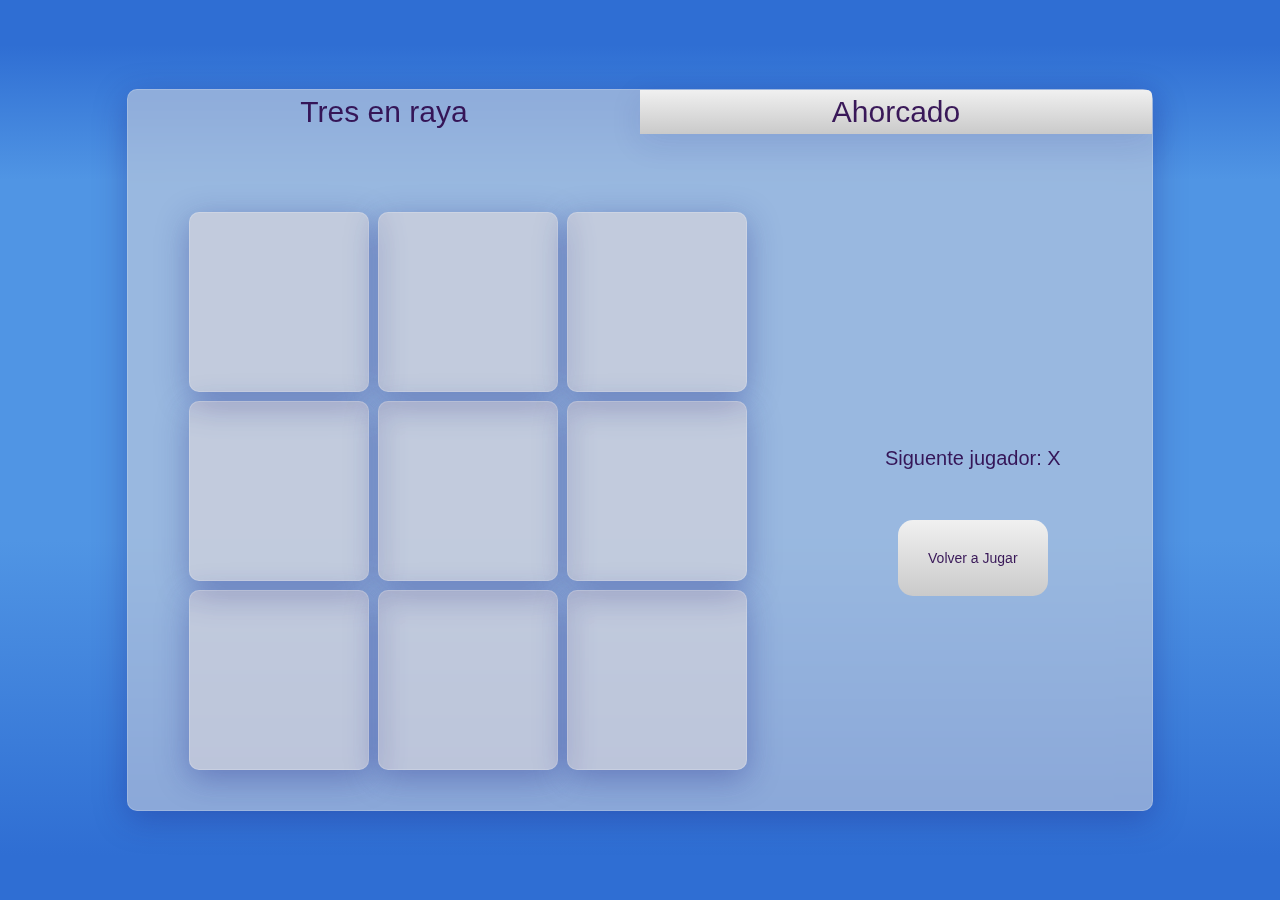
<file: Games/index.html>
<!DOCTYPE html>
<html lang="en">
  <head>
    <meta charset="utf-8" />
    <link rel="icon" href="favicon.png" />
    <meta name="viewport" content="width=device-width,initial-scale=1" />
    <meta name="theme-color" content="#000000" />
    <meta
      name="description"
      content="Web site created using create-react-app"
    />
    <link rel="apple-touch-icon" href="favicon.png" />
    <link rel="manifest" href="manifest.json" />
    <title>React App</title>
    <script defer="defer" src="static/js/main.cc4f8252.js"></script>
    <link href="static/css/main.a9147642.css" rel="stylesheet" />
  </head>
  <body>
    <noscript>You need to enable JavaScript to run this app.</noscript>
    <div id="root"></div>
  </body>
</html>
</file>
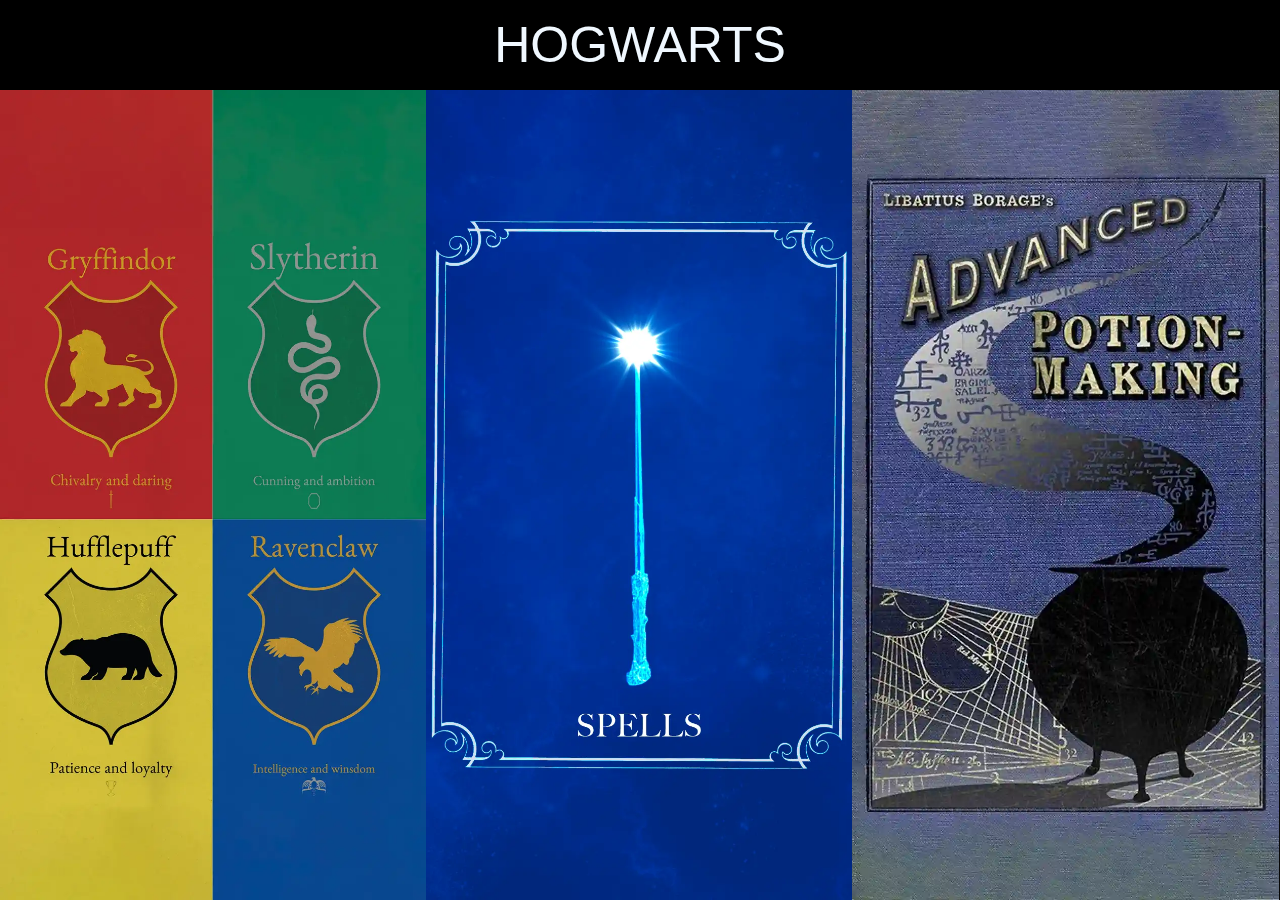
<file: HP/index.html>
<!DOCTYPE html>
<html lang="en">
  <head>
    <meta charset="utf-8" />
    <link rel="icon" href="favicon.png" />
    <meta name="viewport" content="width=device-width,initial-scale=1" />
    <meta name="theme-color" content="#000000" />
    <link href="https://fonts.cdnfonts.com/css/harry-potter" rel="stylesheet" />
    <meta
      name="description"
      content="Web site created using create-react-app"
    />
    <link rel="apple-touch-icon" href="favicon.png" />
    <link rel="manifest" href="manifest.json" />
    <title>React App</title>
    <script defer="defer" src="static/js/main.64b6ec55.js"></script>
    <link href="static/css/main.32cfc40b.css" rel="stylesheet" />
  </head>
  <body>
    <noscript>You need to enable JavaScript to run this app.</noscript>
    <div id="root"></div>
  </body>
</html>
</file>
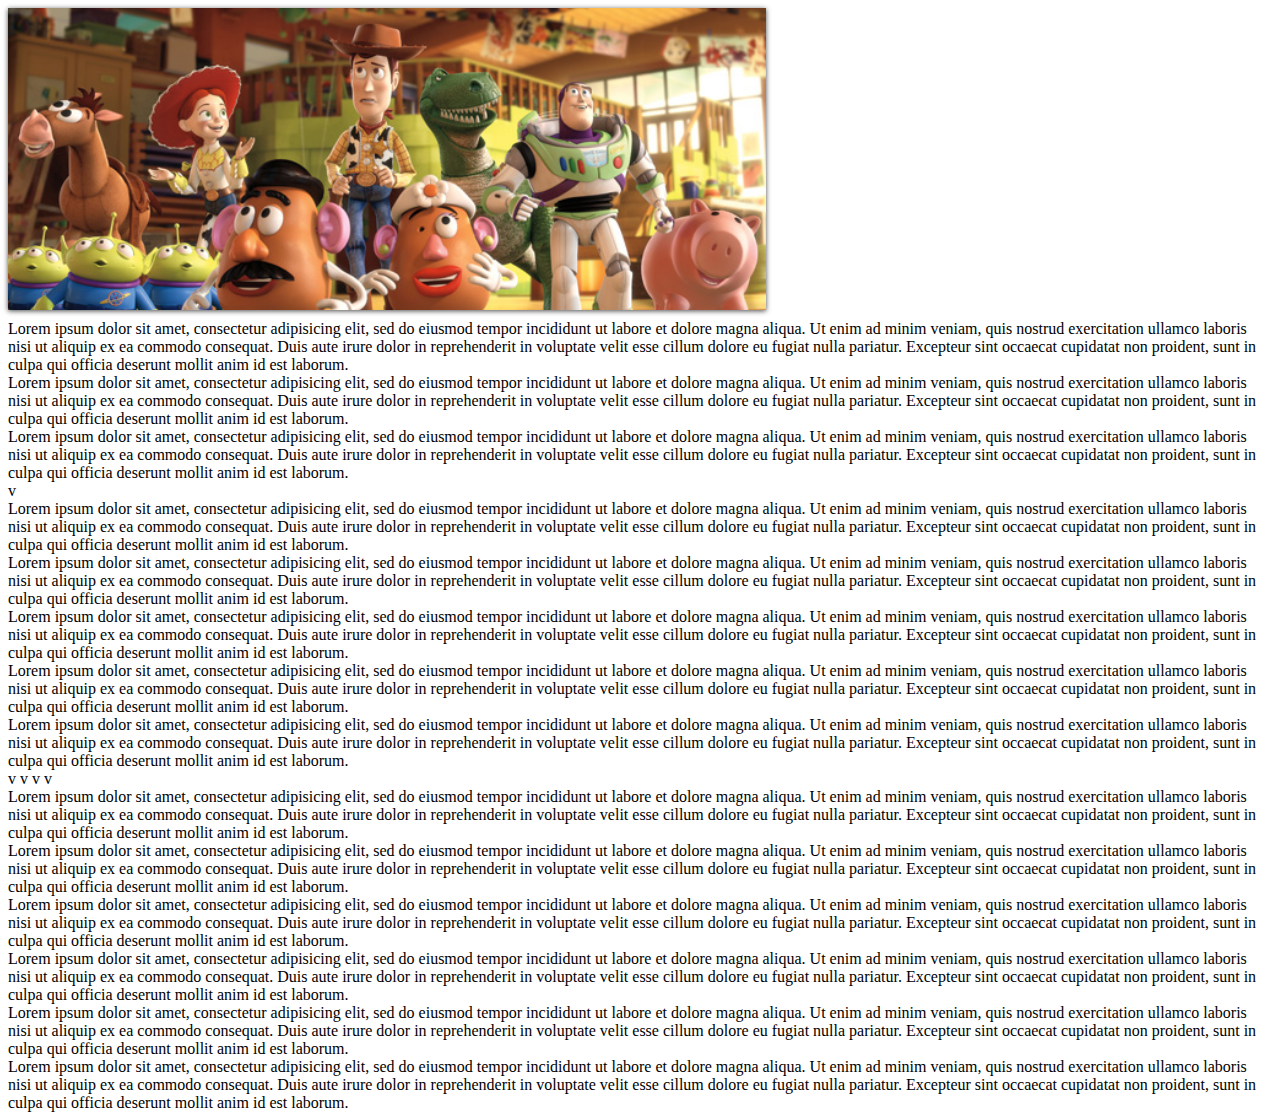
<file: slider/index.html>
<!DOCTYPE html>
<html>
<head>
	<title></title>
	<link rel="stylesheet" href="themes/default/default.css" type="text/css" media="screen" />
	<link rel="stylesheet" href="css/nivo-slider.css" type="text/css" media="screen" />
</head>


<body>
<div class="theme-default">
	<div id="slider" class="nivoSlider"> 
	<img src="images/toystory.jpg" data-thumb="images/toystory.jpg" alt="" data-transition="slideInLeft"/> 
	<img src="images/up.jpg" data-thumb="images/up.jpg" alt=""  data-transition="slideInLeft"/>
	<img src="images/walle.jpg" data-thumb="images/walle.jpg" alt="" data-transition="slideInLeft" /> 
	<img src="images/nemo.jpg" data-thumb="images/nemo.jpg" alt="" data-transition="slideInLeft"/> 
	</div>
</div>
<script src="http://ajax.googleapis.com/ajax/libs/jquery/1.9.1/jquery.min.js"></script>
<script type="text/javascript" src="js/jquery.nivo.slider.js"></script>
<script type="text/javascript">
$(window).load(function() {
$('#slider').nivoSlider({
effect: 'random',
slices: 15,
boxCols: 8,
boxRows: 4,
animSpeed: 500,
pauseTime: 3000,
startSlide: 0,
directionNav: true,
controlNav: true,
controlNavThumbs: false,
pauseOnHover: true,
manualAdvance: false,
prevText: 'Prev',
nextText: 'Next',
randomStart: false,
beforeChange: function(){},
afterChange: function(){},
slideshowEnd: function(){},
lastSlide: function(){},
afterLoad: function(){}
});

});
</script>
<div>Lorem ipsum dolor sit amet, consectetur adipisicing elit, sed do eiusmod
tempor incididunt ut labore et dolore magna aliqua. Ut enim ad minim veniam,
quis nostrud exercitation ullamco laboris nisi ut aliquip ex ea commodo
consequat. Duis aute irure dolor in reprehenderit in voluptate velit esse
cillum dolore eu fugiat nulla pariatur. Excepteur sint occaecat cupidatat non
proident, sunt in culpa qui officia deserunt mollit anim id est laborum.</div>
<div>Lorem ipsum dolor sit amet, consectetur adipisicing elit, sed do eiusmod
tempor incididunt ut labore et dolore magna aliqua. Ut enim ad minim veniam,
quis nostrud exercitation ullamco laboris nisi ut aliquip ex ea commodo
consequat. Duis aute irure dolor in reprehenderit in voluptate velit esse
cillum dolore eu fugiat nulla pariatur. Excepteur sint occaecat cupidatat non
proident, sunt in culpa qui officia deserunt mollit anim id est laborum.</div>
<div>Lorem ipsum dolor sit amet, consectetur adipisicing elit, sed do eiusmod
tempor incididunt ut labore et dolore magna aliqua. Ut enim ad minim veniam,
quis nostrud exercitation ullamco laboris nisi ut aliquip ex ea commodo
consequat. Duis aute irure dolor in reprehenderit in voluptate velit esse
cillum dolore eu fugiat nulla pariatur. Excepteur sint occaecat cupidatat non
proident, sunt in culpa qui officia deserunt mollit anim id est laborum.</div>

v
<div>Lorem ipsum dolor sit amet, consectetur adipisicing elit, sed do eiusmod
tempor incididunt ut labore et dolore magna aliqua. Ut enim ad minim veniam,
quis nostrud exercitation ullamco laboris nisi ut aliquip ex ea commodo
consequat. Duis aute irure dolor in reprehenderit in voluptate velit esse
cillum dolore eu fugiat nulla pariatur. Excepteur sint occaecat cupidatat non
proident, sunt in culpa qui officia deserunt mollit anim id est laborum.</div>
<div>Lorem ipsum dolor sit amet, consectetur adipisicing elit, sed do eiusmod
tempor incididunt ut labore et dolore magna aliqua. Ut enim ad minim veniam,
quis nostrud exercitation ullamco laboris nisi ut aliquip ex ea commodo
consequat. Duis aute irure dolor in reprehenderit in voluptate velit esse
cillum dolore eu fugiat nulla pariatur. Excepteur sint occaecat cupidatat non
proident, sunt in culpa qui officia deserunt mollit anim id est laborum.</div>
<div>Lorem ipsum dolor sit amet, consectetur adipisicing elit, sed do eiusmod
tempor incididunt ut labore et dolore magna aliqua. Ut enim ad minim veniam,
quis nostrud exercitation ullamco laboris nisi ut aliquip ex ea commodo
consequat. Duis aute irure dolor in reprehenderit in voluptate velit esse
cillum dolore eu fugiat nulla pariatur. Excepteur sint occaecat cupidatat non
proident, sunt in culpa qui officia deserunt mollit anim id est laborum.</div><div>Lorem ipsum dolor sit amet, consectetur adipisicing elit, sed do eiusmod
tempor incididunt ut labore et dolore magna aliqua. Ut enim ad minim veniam,
quis nostrud exercitation ullamco laboris nisi ut aliquip ex ea commodo
consequat. Duis aute irure dolor in reprehenderit in voluptate velit esse
cillum dolore eu fugiat nulla pariatur. Excepteur sint occaecat cupidatat non
proident, sunt in culpa qui officia deserunt mollit anim id est laborum.</div>
<div>Lorem ipsum dolor sit amet, consectetur adipisicing elit, sed do eiusmod
tempor incididunt ut labore et dolore magna aliqua. Ut enim ad minim veniam,
quis nostrud exercitation ullamco laboris nisi ut aliquip ex ea commodo
consequat. Duis aute irure dolor in reprehenderit in voluptate velit esse
cillum dolore eu fugiat nulla pariatur. Excepteur sint occaecat cupidatat non
proident, sunt in culpa qui officia deserunt mollit anim id est laborum.</div>
v
v
v
v
<div>Lorem ipsum dolor sit amet, consectetur adipisicing elit, sed do eiusmod
tempor incididunt ut labore et dolore magna aliqua. Ut enim ad minim veniam,
quis nostrud exercitation ullamco laboris nisi ut aliquip ex ea commodo
consequat. Duis aute irure dolor in reprehenderit in voluptate velit esse
cillum dolore eu fugiat nulla pariatur. Excepteur sint occaecat cupidatat non
proident, sunt in culpa qui officia deserunt mollit anim id est laborum.</div>
<div>Lorem ipsum dolor sit amet, consectetur adipisicing elit, sed do eiusmod
tempor incididunt ut labore et dolore magna aliqua. Ut enim ad minim veniam,
quis nostrud exercitation ullamco laboris nisi ut aliquip ex ea commodo
consequat. Duis aute irure dolor in reprehenderit in voluptate velit esse
cillum dolore eu fugiat nulla pariatur. Excepteur sint occaecat cupidatat non
proident, sunt in culpa qui officia deserunt mollit anim id est laborum.</div>
<div>Lorem ipsum dolor sit amet, consectetur adipisicing elit, sed do eiusmod
tempor incididunt ut labore et dolore magna aliqua. Ut enim ad minim veniam,
quis nostrud exercitation ullamco laboris nisi ut aliquip ex ea commodo
consequat. Duis aute irure dolor in reprehenderit in voluptate velit esse
cillum dolore eu fugiat nulla pariatur. Excepteur sint occaecat cupidatat non
proident, sunt in culpa qui officia deserunt mollit anim id est laborum.</div>
<div>Lorem ipsum dolor sit amet, consectetur adipisicing elit, sed do eiusmod
tempor incididunt ut labore et dolore magna aliqua. Ut enim ad minim veniam,
quis nostrud exercitation ullamco laboris nisi ut aliquip ex ea commodo
consequat. Duis aute irure dolor in reprehenderit in voluptate velit esse
cillum dolore eu fugiat nulla pariatur. Excepteur sint occaecat cupidatat non
proident, sunt in culpa qui officia deserunt mollit anim id est laborum.</div>
<div>Lorem ipsum dolor sit amet, consectetur adipisicing elit, sed do eiusmod
tempor incididunt ut labore et dolore magna aliqua. Ut enim ad minim veniam,
quis nostrud exercitation ullamco laboris nisi ut aliquip ex ea commodo
consequat. Duis aute irure dolor in reprehenderit in voluptate velit esse
cillum dolore eu fugiat nulla pariatur. Excepteur sint occaecat cupidatat non
proident, sunt in culpa qui officia deserunt mollit anim id est laborum.</div>
<div>Lorem ipsum dolor sit amet, consectetur adipisicing elit, sed do eiusmod
tempor incididunt ut labore et dolore magna aliqua. Ut enim ad minim veniam,
quis nostrud exercitation ullamco laboris nisi ut aliquip ex ea commodo
consequat. Duis aute irure dolor in reprehenderit in voluptate velit esse
cillum dolore eu fugiat nulla pariatur. Excepteur sint occaecat cupidatat non
proident, sunt in culpa qui officia deserunt mollit anim id est laborum.</div>

</body>
</html>
</file>
<file: Games/static/css/main.a9147642.css>
ol,ul{padding-left:30px}.game{align-content:center;align-items:center;display:flex;flex-direction:row;flex-wrap:wrap;height:100%;justify-content:center;width:100%}.game-board{width:65%}.game-info{align-content:space-between;align-items:center;display:flex;flex-wrap:wrap;justify-content:center;text-align:center;width:25%}.game-status{color:#2f0c50f0;font-size:25px;height:20vh;margin-top:40px;width:100%}.game-button{width:100%}.game-button button{background:linear-gradient(180deg,#f0f0f0,#cacaca);border:none;border-radius:15px;color:#2f0c50f0;cursor:pointer;font:14px Century Gothic,Futura,sans-serif;padding:30px}.game-button button:hover{background:linear-gradient(180deg,#b09bd1,#b775c7)}.game-button button:active{background:linear-gradient(0deg,#af6cbd,#8d439c);color:#e7e6e9f0}.TresEnRaya{margin-top:50px}.board-row:after{clear:both;content:"";display:table}.status{margin-bottom:10px}.square{backdrop-filter:blur(9px);-webkit-backdrop-filter:blur(9px);background:#fff;background:hsla(0,46%,89%,.1);border:1px solid #999;border:1px solid hsla(0,0%,100%,.18);border-radius:10px;box-shadow:0 8px 32px 0 rgba(31,38,135,.37);cursor:pointer;float:left;font-size:200px;font-weight:700;height:34px;height:180px;line-height:34px;margin:-1px -1px 10px 10px;padding:0;text-align:center;width:180px}.squareX{color:#41744d}.squareO{color:#1363ce}.square:hover{backdrop-filter:blur(9px);-webkit-backdrop-filter:blur(9px);background:rgba(65,23,214,.1);border:1px solid hsla(0,0%,100%,.18);border-radius:10px;box-shadow:0 8px 32px 0 rgba(31,38,135,.37)}.square:focus{outline:none}.kbd-navigation .square:focus{background:#ddd}@media only screen and (max-width:750px){.square{font-size:60px;height:60px;width:60px}.game-board{display:flex;justify-content:center;width:70vw}.game-info{width:80%}.game-status{font-size:25px;height:10vh}}@media only screen and (min-width:750px) and (max-width:1150px){.square{font-size:130px;height:100px;width:100px}.game-board{display:flex;justify-content:center;width:65%}.game-status{font-size:16px}}@media only screen and (min-height:1000px){.game-board{display:flex;justify-content:center;width:65%}}body{margin:20px}.Ahorcado{margin-top:50px}.game-board-aho{align-content:space-between;align-items:center;display:flex;flex-wrap:wrap;justify-content:space-around;width:100%}.game-board-aho div{display:flex;flex-wrap:wrap;justify-content:center;margin:2%;width:70%}.palabra{display:flex;text-align:center;width:100%!important}.linea{border-bottom:1px solid #000;height:50px;margin-left:5px;width:40px}.letra{font-size:30px}.botonInicio{background:linear-gradient(180deg,#f0f0f0,#cacaca);border:none;border-radius:15px;color:#2f0c50f0;cursor:pointer;font:50px Century Gothic,Futura,sans-serif;padding:50px}.botonInicio:hover{background:linear-gradient(180deg,#b09bd1,#b775c7)}.botonInicio:active{background:linear-gradient(0deg,#af6cbd,#8d439c);color:#e7e6e9f0}.botonLetra{background:linear-gradient(180deg,#f0f0f0,#cacaca);border:none;border-radius:15px;color:#2f0c50f0;cursor:pointer;font:20px Century Gothic,Futura,sans-serif;margin-left:50px;padding:10px}.botonLetra:hover{background:linear-gradient(180deg,#b09bd1,#b775c7)}.botonLetra:active{background:linear-gradient(0deg,#af6cbd,#8d439c);color:#e7e6e9f0}.botonRestart{background:linear-gradient(180deg,#f0f0f0,#cacaca);border:none;border-radius:15px;color:#2f0c50f0;cursor:pointer;font:30px Century Gothic,Futura,sans-serif;margin-left:30%;margin-right:30%;padding:20px;width:100%}.botonRestart:hover{background:linear-gradient(180deg,#b09bd1,#b775c7)}.botonRestart:active{background:linear-gradient(0deg,#af6cbd,#8d439c);color:#e7e6e9f0}.game-intentosRestantes{align-content:center;align-items:center;display:flex;justify-content:center}.game-intentosRestantes img{width:300px}.game-aho{align-content:flex-start;align-items:center;display:flex;flex-direction:row;flex-wrap:wrap;height:100%;justify-content:center;width:100%}.InputLetra{backdrop-filter:blur(15.5px);-webkit-backdrop-filter:blur(15.5px);background:hsla(0,10%,87%,.5);border:1px solid hsla(0,0%,100%,.18);border-radius:10px;box-shadow:0 8px 32px 0 rgba(31,38,135,.37);font-size:20px;text-align:center}.game-win{font-size:50px;margin-bottom:50px!important;width:100%}.ganador{color:#0e5531f0}.perdedor{color:#c10e0ef0}.game-info div{font-size:20px;height:100%;margin-top:50px;width:100%}@media only screen and (max-width:600px){.linea{border-bottom:1px solid #000;height:30px;margin-left:5px;width:20px}.letra{font-size:20px}.InputLetra{width:30%}.botonLetra{margin-left:10px}}@media only screen and (min-width:600px) and (max-width:1000px){.linea{border-bottom:1px solid #000;height:40px;margin-left:5px;width:30px}.letra{font-size:30px}}@media only screen and (max-height:800px){.game-win{font-size:35px!important;margin-bottom:0!important}}body{background-image:linear-gradient(180deg,#2f6ed3 5%,#5095e4 20%,#5095e4 60%,#2f6ed3 95%);background-repeat:no-repeat;background-size:cover;font:14px Century Gothic,Futura,sans-serif;margin:0;overflow:hidden;width:100%}#root,body{height:100vh}#root{align-items:center;display:flex;justify-content:center}.Juegos{backdrop-filter:blur(15.5px);-webkit-backdrop-filter:blur(15.5px);background:hsla(0,10%,87%,.5);border:1px solid hsla(0,0%,100%,.18);border-radius:10px;box-shadow:0 8px 32px 0 rgba(31,38,135,.37);height:80vh;width:80%}.NombreJuegos,.SelectorJuegos{display:flex;justify-content:center}.NombreJuegos{width:100%}.NombreJuegos button{background:linear-gradient(180deg,#f0f0f0,#cacaca);border:none;border-radius:0;box-shadow:0 8px 32px 0 rgba(31,38,135,.1);color:#2f0c50f0;cursor:pointer;font:20px Century Gothic,Futura,sans-serif;font-size:30px;padding:5px;width:100%}.NombreJuegos button:hover{background:linear-gradient(180deg,#b09bd1,#b775c7)}.NombreJuegos button:active{background:linear-gradient(0deg,#af6cbd,#8d439c);color:#e7e6e9f0}.BotonTres{border-radius:5px 0 0 0!important}.BotonAhorcado{border-radius:0 5px 0 0!important}.botonSeleccionado{-webkit-backdrop-filter:none!important;backdrop-filter:none!important;background:#fff0!important;border:none!important;box-shadow:none!important;cursor:default!important;pointer-events:none}.JuegoTres{align-content:center;align-items:center;display:flex;height:75vh;justify-content:center;width:100%}.Ahorcado,.TresEnRaya{height:100%}.Ahorcado,.JuegoAho,.TresEnRaya{align-content:center;align-items:center;display:flex;justify-content:center;width:100%}.JuegoAho{height:75vh}.oculto{display:none!important}@media only screen and (max-width:750px){.NombreJuegos button{font-size:20px}}@media only screen and (min-width:1550px){.Juegos{width:60%}}
/*# sourceMappingURL=main.a9147642.css.map*/
</file>
<file: HP/static/css/main.32cfc40b.css>
body {
  -webkit-font-smoothing: antialiased;
  -moz-osx-font-smoothing: grayscale;
  font-family: -apple-system, BlinkMacSystemFont, Segoe UI, Roboto, Oxygen,
    Ubuntu, Cantarell, Fira Sans, Droid Sans, Helvetica Neue, sans-serif;
}
code {
  font-family: source-code-pro, Menlo, Monaco, Consolas, Courier New, monospace;
}
body {
  background: linear-gradient(100dgr);
  background: #060606;
  background: linear-gradient(0deg, #060606, #151516);
  background-repeat: no-repeat;
  background-size: auto;
  color: #f0f8ff;
  font-family: Franklin Gothic Medium, Arial Narrow, Arial, sans-serif;
  height: 100vh;
  margin: 0;
  width: 100%;
}
.App {
  text-align: center;
}
.Header {
  align-items: center;
  background-color: #000;
  font-family: Harry Potter, sans-serif;
  font-size: 50px;
  height: 10vh;
  justify-content: center;
  text-align: center;
}
.Contenido,
.Header {
  display: flex;
  width: 100%;
}
.Contenido {
  flex-wrap: wrap;
  height: 90vh;
}
.Cont-apartado {
  align-items: center;
  cursor: pointer;
  display: flex;
  height: 100%;
  justify-content: center;
  text-align: center;
  width: 33.3%;
}
.Cont-hover {
  -webkit-filter: brightness(0.3);
  filter: brightness(0.3);
}
.Casas {
  background-image: url(../../images/Casas2.webp);
  background-position-x: center;
  background-position-y: center;
}
.Casas,
.Spells {
  background-size: cover;
}
.Spells {
  background-image: url(../../images/Spells2.webp);
  background-position-x: center;
  background-position-y: center;
}
.Potions {
  background-image: url(../../images/potions.webp);
  background-position-x: center;
  background-position-y: center;
  background-size: cover;
}
.Cont-Casas {
  align-items: center;
  display: flex;
  width: 100%;
}
.Cont-Casas-casa {
  cursor: pointer;
  height: 100%;
  text-align: center;
  width: 50%;
}
.Gry {
  background-image: url(../../images/gryffindor.webp);
  background-position-x: center;
  background-position-y: center;
}
.Gry,
.Sly {
  background-size: cover;
}
.Sly {
  background-image: url(../../images/Slythering.webp);
  background-position-x: center;
  background-position-y: center;
}
.Huff {
  background-image: url(../../images/hufflepuff.webp);
  background-position-x: center;
  background-position-y: center;
}
.Huff,
.Raven {
  background-size: cover;
}
.Raven {
  background-image: url(../../images/ravenclaw.webp);
  background-position-x: center;
  background-position-y: center;
}
.Cont-Casa {
  font-size: 50px;
  width: 100%;
}
.Cont-Casa-NombreCasa {
  font-size: 100px;
  margin-bottom: 10px;
  margin-top: 100px;
}
.Cont-Casa-CreadorCasa,
.Cont-Casa-NombreCasa {
  font-family: Harry Potter, sans-serif;
  text-align: center;
  width: 100%;
}
.Cont-Casa-CreadorCasa {
  font-size: 40px;
  margin-bottom: 200px;
}
.Cont-Casa-Secundario {
  display: flex;
  flex-wrap: wrap;
  font-size: 30px;
  width: 100%;
}
.Cont-Casa-Secundario-Fila1,
.Cont-Casa-Secundario-Fila2,
.Cont-Casa-Secundario-Fila3 {
  align-items: center;
  display: flex;
  flex-wrap: wrap;
  justify-content: center;
  width: 100%;
}
.Cont-Casa-AnimalCasa,
.Cont-Casa-ColoresCasa,
.Cont-Casa-ElementoCasa,
.Cont-Casa-FantasmaCasa,
.Cont-Casa-JefesCasa,
.Cont-Casa-SalaComunCasa,
.Cont-Casa-Valores {
  margin-top: 200px;
  text-align: center;
  width: 30%;
}
.Cont-casa-JefesCasa-Nomnre,
.Cont-casa-Valores-valor {
  margin-top: 15px;
  text-align: center;
  width: 100%;
}
.Cont-Casa-Gry {
  background-image: url(../../images/gryffindor_fondo.webp);
  background-position-x: center;
  background-position-y: center;
  background-size: cover;
  color: #b7931a;
  height: 100%;
  text-shadow: 1px 1px 10px #1a1919;
}
.Cont-Casa-Gry .Cont-Casa-AnimalCasa,
.Cont-Casa-Gry .Cont-Casa-ColoresCasa,
.Cont-Casa-Gry .Cont-Casa-ElementoCasa,
.Cont-Casa-Gry .Cont-Casa-FantasmaCasa,
.Cont-Casa-Gry .Cont-Casa-JefesCasa,
.Cont-Casa-Gry .Cont-Casa-SalaComunCasa,
.Cont-Casa-Gry .Cont-Casa-Valores {
  backdrop-filter: blur(4px);
  -webkit-backdrop-filter: blur(4px);
  background: rgba(168, 117, 14, 0.8);
  border: 1px solid rgba(52, 38, 16, 0.18);
  border-radius: 10px;
  box-shadow: 0 8px 32px 0 rgba(34, 30, 3, 0.37);
  color: maroon;
  margin: 20px;
  padding: 100px;
  text-shadow: 0 0 0 #981111;
}
.Cont-Casa-Sly {
  background-image: url(../../images/Slythering_fondo.webp);
  background-position-x: center;
  background-position-y: center;
  background-size: cover;
  color: #9e9e9e;
  height: 100%;
  text-shadow: 1px 1px 10px #1a1919;
}
.Cont-Casa-Sly .Cont-Casa-AnimalCasa,
.Cont-Casa-Sly .Cont-Casa-ColoresCasa,
.Cont-Casa-Sly .Cont-Casa-ElementoCasa,
.Cont-Casa-Sly .Cont-Casa-FantasmaCasa,
.Cont-Casa-Sly .Cont-Casa-JefesCasa,
.Cont-Casa-Sly .Cont-Casa-SalaComunCasa,
.Cont-Casa-Sly .Cont-Casa-Valores {
  backdrop-filter: blur(4px);
  -webkit-backdrop-filter: blur(4px);
  background: #9e9e9e;
  border: 1px solid rgba(52, 38, 16, 0.18);
  border-radius: 10px;
  box-shadow: 0 8px 32px 0 rgba(38, 38, 38, 0.37);
  color: #037650;
  margin: 20px;
  padding: 100px;
  text-shadow: 0 0 0 #981111;
}
.Cont-Casa-Huff {
  background-image: url(../../images/hufflepuff_fondo.webp);
  background-position-x: center;
  background-position-y: center;
  background-size: cover;
  color: #040607;
  height: 100%;
}
.Cont-Casa-Huff .Cont-Casa-AnimalCasa,
.Cont-Casa-Huff .Cont-Casa-ColoresCasa,
.Cont-Casa-Huff .Cont-Casa-ElementoCasa,
.Cont-Casa-Huff .Cont-Casa-FantasmaCasa,
.Cont-Casa-Huff .Cont-Casa-JefesCasa,
.Cont-Casa-Huff .Cont-Casa-SalaComunCasa,
.Cont-Casa-Huff .Cont-Casa-Valores {
  backdrop-filter: blur(4px);
  -webkit-backdrop-filter: blur(4px);
  background: #0b1114;
  border: 1px solid rgba(52, 38, 16, 0.18);
  border-radius: 10px;
  box-shadow: 0 8px 32px 0 rgba(38, 38, 38, 0.37);
  color: #c6b32c;
  margin: 20px;
  padding: 100px;
  text-shadow: 0 0 0 #981111;
}
.Cont-Casa-Raven {
  background-image: url(../../images/ravenclaw_fondo.webp);
  background-position-x: center;
  background-position-y: center;
  background-size: cover;
  color: #b58a2d;
  height: 100%;
  text-shadow: 1px 1px 10px #1a1919;
}
.Cont-Casa-Raven .Cont-Casa-AnimalCasa,
.Cont-Casa-Raven .Cont-Casa-ColoresCasa,
.Cont-Casa-Raven .Cont-Casa-ElementoCasa,
.Cont-Casa-Raven .Cont-Casa-FantasmaCasa,
.Cont-Casa-Raven .Cont-Casa-JefesCasa,
.Cont-Casa-Raven .Cont-Casa-SalaComunCasa,
.Cont-Casa-Raven .Cont-Casa-Valores {
  backdrop-filter: blur(4px);
  -webkit-backdrop-filter: blur(4px);
  background: #b58a2d;
  border: 1px solid rgba(52, 38, 16, 0.18);
  border-radius: 10px;
  box-shadow: 0 8px 32px 0 rgba(38, 38, 38, 0.37);
  color: #0e4685;
  margin: 20px;
  padding: 100px;
  text-shadow: 0 0 0 #981111;
}
.Cont-Spells {
  background: linear-gradient(
    45deg,
    #343702,
    #184500 20%,
    #187546 30%,
    #006782 40%,
    #0b1284 50%,
    #760ea1 60%,
    #83096e 70%,
    #840b2a 80%,
    #b13e12 90%,
    #e27412
  );
  background-color: #840b2a;
  background-position-x: center;
  background-position-y: center;
  background-size: 470px 470px, 970px 970px, 410px 410px, 610px 610px,
    530px 530px, 730px 730px, 100% 100%;
  background-size: cover;
  height: -webkit-fit-content;
  height: -moz-fit-content;
  height: fit-content;
  min-height: 100vh;
  width: 100%;
}
.Cont-Spells,
.Cont-Spells-Cards {
  display: flex;
  flex-wrap: wrap;
  justify-content: center;
}
.Cont-Spells-Cards {
  background: rgba(23, 8, 90, 0.3);
  border: 1px solid rgba(23, 8, 90, 0.3);
  border-radius: 20px;
  height: 100%;
  margin-bottom: 100px;
  min-height: 30vh;
  width: 80%;
}
.Cont-Spells-SpellCard {
  border: 1px solid wheat;
  border-radius: 10px;
  cursor: pointer;
  font-size: 20px;
  font-weight: 900;
  height: -webkit-fit-content;
  height: -moz-fit-content;
  height: fit-content;
  margin: 50px;
  text-align: center;
  width: 300px;
}
.Cont-Spells-SpellCard-Oculto {
  background-color: azure;
  border-radius: 0 0 5px 5px;
  border-top: 1px solid #000;
  color: #040607 !important;
  display: none;
  padding-bottom: 30px;
  padding-top: 30px;
  width: 100%;
}
.Cont-Spells-SpellCard-Text {
  margin: 15px;
}
.Cont-Spells-SpellCard-Text div {
  font-weight: 100 !important;
}
.Spell-Tipo {
  margin: 0 10px 10px !important;
}
.Cont-Spells-Filter {
  align-content: center;
  align-items: center;
  background: rgba(23, 8, 90, 0.3);
  border: 1px solid rgba(23, 8, 90, 0.3);
  border-radius: 20px;
  display: flex;
  height: 100px;
  justify-content: center;
  margin: 50px;
  width: 60%;
}
.Cont-Spell-Filter-Movil-Principal {
  display: flex;
  flex-wrap: wrap;
  justify-content: center;
  width: 100%;
}
.Cont-Spell-Filter-Movil-Principal-Text {
  display: none;
  font-size: 30px;
  text-align: center;
  width: 80%;
}
.Cont-Spell-Filter-Movil-Principal-Flecha {
  display: none;
  font-size: 30px;
  text-align: center;
  width: 20%;
}
.Cont-Spell-Filter-Movil-Principal-Oculto {
  align-content: center;
  align-items: center;
  display: flex;
  justify-content: center;
  width: 80%;
}
.Cont-Potions {
  background: linear-gradient(324deg, #2f3a36 4%, transparent 0) -70px 43px,
    linear-gradient(36deg, #2f3a36 4%, transparent 0) 30px 43px,
    linear-gradient(72deg, #e3d7bf 8.5%, transparent 0) 30px 43px,
    linear-gradient(288deg, #e3d7bf 8.5%, transparent 0) -70px 43px,
    linear-gradient(216deg, #e3d7bf 7.5%, transparent 0) -70px 23px,
    linear-gradient(144deg, #e3d7bf 7.5%, transparent 0) 30px 23px,
    linear-gradient(324deg, #2f3a36 4%, transparent 0) -20px 93px,
    linear-gradient(36deg, #2f3a36 4%, transparent 0) 80px 93px,
    linear-gradient(72deg, #e3d7bf 8.5%, transparent 0) 80px 93px,
    linear-gradient(288deg, #e3d7bf 8.5%, transparent 0) -20px 93px,
    linear-gradient(216deg, #e3d7bf 7.5%, transparent 0) -20px 73px,
    linear-gradient(144deg, #e3d7bf 7.5%, transparent 0) 80px 73px;
  background-color: #2f3a36;
  background-size: 100px 100px;
  width: 100%;
}
.Cont-Potions,
.Cont-Potions-Cards {
  display: flex;
  flex-wrap: wrap;
  justify-content: center;
}
.Cont-Potions-Cards {
  margin-bottom: 100px;
  width: 80%;
}
.Cont-Potions-Cards,
.Cont-Potions-Filter {
  align-content: center;
  background: rgba(0, 63, 39, 0.96);
  border: 1px solid rgba(8, 90, 59, 0.6);
  border-radius: 20px;
}
.Cont-Potions-Filter {
  align-items: center;
  display: flex;
  height: 100px;
  justify-content: center;
  margin: 50px;
  width: 60%;
}
.Cont-Potion-PotionCard {
  background-color: #1a1919;
  border: 1px solid wheat;
  border-radius: 10px;
  cursor: pointer;
  font-size: 20px;
  font-weight: 900;
  height: -webkit-fit-content;
  height: -moz-fit-content;
  height: fit-content;
  margin: 50px;
  padding: 50px;
  text-align: center;
  width: 80%;
}
.Cont-Potion-PotionCard-Oculto {
  display: none;
  flex-wrap: wrap;
}
.Cont-Potion-PotionCard-Oculto-Cont {
  display: flex;
  flex-wrap: wrap;
  justify-content: center;
}
.Potion-Name {
  font-size: 30px;
  justify-content: center;
  margin: inherit;
}
.Cont-Potion-PotionCard-Text {
  display: flex;
  flex-wrap: wrap;
  justify-content: center;
  margin: 20px;
  padding-top: 10px;
}
.Potion-Ingredient {
  margin: 0 !important;
  width: 100%;
}
.Potion-Inventors {
  height: -webkit-fit-content;
  height: -moz-fit-content;
  height: fit-content;
}
.Potion-Ingredients,
.Potion-Inventors {
  backdrop-filter: blur(4px);
  -webkit-backdrop-filter: blur(4px);
  background: rgba(46, 71, 18, 0.8);
  border: 1px solid rgba(20, 55, 16, 0.18);
  border-radius: 10px;
  box-shadow: 0 8px 32px 0 rgba(47, 78, 24, 0.18);
  padding-bottom: 10px;
  width: 45%;
}
.Potion-Inventor {
  margin: 0 !important;
  width: 100%;
}
.Potion-Ingredient-Name,
.Potion-InventorName {
  margin: 0 !important;
  text-align: center;
}
.Potion-characteristics {
  width: 100%;
}
.Potion-characteristics,
.Potion-difficulty {
  backdrop-filter: blur(4px);
  -webkit-backdrop-filter: blur(4px);
  background: rgba(46, 71, 18, 0.8);
  border: 1px solid rgba(20, 55, 16, 0.18);
  border-radius: 10px;
  box-shadow: 0 8px 32px 0 rgba(47, 78, 24, 0.18);
  padding-bottom: 10px;
}
.Potion-difficulty {
  width: 30%;
}
.Potion-efect,
.Potion-sideEffects {
  backdrop-filter: blur(4px);
  -webkit-backdrop-filter: blur(4px);
  background: rgba(46, 71, 18, 0.8);
  border: 1px solid rgba(20, 55, 16, 0.18);
  border-radius: 10px;
  box-shadow: 0 8px 32px 0 rgba(47, 78, 24, 0.18);
  padding-bottom: 10px;
  width: 45%;
}
.Potion-Time,
.Potion-manufacturer {
  background: rgba(46, 71, 18, 0.8);
  border: 1px solid rgba(20, 55, 16, 0.18);
  border-radius: 10px;
  box-shadow: 0 8px 32px 0 rgba(47, 78, 24, 0.18);
  padding-bottom: 10px;
  width: 30%;
}

.Potion-Time,
.Potion-manufacturer {
  backdrop-filter: blur(4px);
  -webkit-backdrop-filter: blur(4px);
}
.FlechaAnterior {
  
background-image: url(../../images/FlechaAtras.png);
background-size: contain;
background-position: center;
background-repeat: no-repeat;
  color: #09090900;
  cursor: pointer;
  font-size: 90px;
  height: 100px;
  left: 20px;
  padding-right: 10px;
  position: fixed;
  text-align: center;
  top: 10px;
  width: 100px;
  text-shadow: 1px 1px 10px #1a191900 !important;
  z-index: 20;
}

.FlechaAnterior:hover
{
    filter: sepia(0.5);
}

.inputStyle {
  background-color: initial;
  border: 0 solid #fff;
  border-bottom: 1px solid #f5f5f5;
  color: #f5f5f5;
  cursor: text;
  margin-right: 10px;
  width: 200px;
}
.inputStyle::-webkit-input-placeholder {
  color: #f5f5f5;
}
.inputStyle::placeholder {
  color: #f5f5f5;
}
.inputStyle:hover::-webkit-input-placeholder {
  border: 0 solid #fff;
  border-bottom: 1px solid #82a0d8;
  color: #82a0d8;
}
.inputStyle:hover::placeholder {
  border: 0 solid #fff;
  border-bottom: 1px solid #82a0d8;
  color: #82a0d8;
}
.inputStyle:hover {
  border: 0 solid #fff;
  border-bottom: 1px solid #82a0d8;
  color: #82a0d8;
}
.inputStyle:focus {
  border: 0 solid wheat !important;
}
.botonStyle {
  background-color: initial;
  border: 0 solid;
  color: #f5f5f5;
  font-size: 20px;
  margin-right: 20px;
  width: 50px;
}
.botonStyle:hover {
  color: red;
  font-size: 30px;
}
.botonStyle:active {
  color: #82a0d8;
  font-size: 35px;
}
@media only screen and (max-width: 480px) {
  .Header {
    font-size: 35px;
  }
  .FlechaAnterior {
    font-size: 35px;
    height: 50px;
    left: 15px;
    padding: 0;
    top: 80px;
    vertical-align: middle;
    width: 50px;
  }
  .Cont-apartado {
    height: 33.3%;
    width: 100%;
  }
  .Casas {
    background-image: url(../../images/Casas_movil2.png);
  }
  .Spells {
    background-image: url(../../images/Spells_movil.png);
  }
  .Potions {
    background-image: url(../../images/Potion_movil.png);
  }
  .Cont-Casa-NombreCasa {
    font-size: 50px;
  }
  .Cont-Casa-CreadorCasa {
    font-size: 30px;
  }

  .Cont-Casa-AnimalCasa,
  .Cont-Casa-ColoresCasa,
  .Cont-Casa-ElementoCasa,
  .Cont-Casa-FantasmaCasa,
  .Cont-Casa-JefesCasa,
  .Cont-Casa-SalaComunCasa,
  .Cont-Casa-Valores {
    margin-top: 200px;
    text-align: center;
    width: 100%;
    padding: 30px !important;
  }

  .Cont-Casa-Valores
  {
      margin-bottom: 100px !important;
  }

  .Cont-Potions-Filter,
  .Cont-Spells-Filter {
    height: auto;
  }
  .Cont-Spell-Filter-Movil-Principal {
    padding-top: 20px;
    text-align: justify;
    width: 80%;
  }
  .Cont-Spell-Filter-Movil-Principal-Oculto {
    flex-wrap: wrap;
    margin-bottom: 20px;
    margin-top: 20px;
    width: 100%;
  }
  .inputStyle {
    margin-bottom: 15px;
    width: 180px;
  }
  .botonStyle {
    width: 300px;
  }
  .Cont-Potion-PotionCard {
    margin: 0 0 50px;
    width: 100%;
  }
  .Cont-Potion-PotionCard-Text {
    width: 100%;
  }
  .Potion-Name {
    margin-left: 0;
  }
}
@media only screen and (min-width: 480px) and (max-width: 830px) {
  .Header {
    font-size: 50px;
  }
  .Cont-apartado {
    height: 33.3%;
    width: 100%;
  }
  .Casas {
    background-image: url(../../images/Casas_movil.png);
  }
  .Spells {
    background-image: url(../../images/Spells_movil.png);
  }
  .Potions {
    background-image: url(../../images/Potion_movil.png);
  }
  .Cont-Potions-Filter,
  .Cont-Spells-Filter {
    height: auto;
  }
  .Cont-Spell-Filter-Movil-Principal {
    padding-top: 20px;
    text-align: justify;
    width: 80%;
  }
  .Cont-Spell-Filter-Movil-Principal-Oculto {
    flex-wrap: wrap;
    margin-bottom: 20px;
    margin-top: 20px;
  }
  .inputStyle {
    margin-bottom: 15px;
  }
  .botonStyle {
    width: 300px;
  }
  .Cont-Potion-PotionCard {
    margin: 0 0 50px;
    width: 100%;
  }
  .Cont-Potion-PotionCard-Text {
    width: 100%;
  }
  .Potion-Name {
    margin-left: 0;
  }
}
@media only screen and (min-width: 830px) and (max-width: 1200px) {
  .Cont-Potions-Filter,
  .Cont-Spells-Filter {
    width: 70%;
  }
  .Cont-Potions-Filter div {
    flex-wrap: wrap;
  }
}
.Blue {
  background-color: #0e0ed3;
}
.IcyBlue {
  background-color: #b4b4e6;
  color: #000;
}
.Red {
  background-color: #e60707;
}
.Gold {
  background-color: #daa520;
  color: #000;
}
.Purple {
  background-color: purple;
}
.Transparent {
  background: hsla(0, 0%, 100%, 0.1);
}
.None {
  background: transparent;
}
.White {
  background-color: #f2f1f1;
  color: #000;
}
.Green {
  background-color: #0bc90b;
  color: #000;
}
.Orange {
  background-color: orange;
  color: #000;
}
.Yellow {
  background-color: #ff0;
  color: #000;
}
.BrightBlue {
  background-color: #0bf;
  color: #000;
}
.Pink {
  background-color: pink;
  color: #000;
}
.Violet {
  background-color: violet;
  color: #000;
}
.Scarlet {
  background-color: #ed2506;
  color: #000;
}
.BlueishWhite {
  background-color: #f0f8ff;
  color: #000;
}
.Silver {
  background-color: silver;
  color: #000;
}
.FieryScarlet {
  background-color: #c42209;
  color: #000;
}
.Grey {
  background-color: grey;
  color: #000;
}
.DarkRed {
  background-color: #6d0606;
}
.Turquoise {
  background-color: #40e0d0;
  color: #000;
}
.Fire {
  background-color: #d73502;
}
.PsychedelicTransparentWave {
  background-color: peru;
}
.BrightYellow {
  background-color: #f0f09f;
  color: #000;
}
.BlackSmoke {
  background-color: #121111;
}
/*# sourceMappingURL=main.32cfc40b.css.map*/
</file>
<file: slider/themes/default/default.css>
/*
Skin Name: Nivo Slider Default Theme
Skin URI: http://nivo.dev7studios.com
Description: The default skin for the Nivo Slider.
Version: 1.3
Author: Gilbert Pellegrom
Author URI: http://dev7studios.com
Supports Thumbs: true
*/

.theme-default .nivoSlider {
	position:relative;
	background:#fff url(loading.gif) no-repeat 50% 50%;
    margin-bottom:10px;
    -webkit-box-shadow: 0px 1px 5px 0px #4a4a4a;
    -moz-box-shadow: 0px 1px 5px 0px #4a4a4a;
    box-shadow: 0px 1px 5px 0px #4a4a4a;
}
.theme-default .nivoSlider img {
	position:absolute;
	top:0px;
	left:0px;
	display:none;
}
.theme-default .nivoSlider a {
	border:0;
	display:block;
}

.theme-default .nivo-controlNav {
	text-align: center;
	padding: 20px 0;
}
.theme-default .nivo-controlNav a {
	display:inline-block;
	width:22px;
	height:22px;
	background:url(bullets.png) no-repeat;
	text-indent:-9999px;
	border:0;
	margin: 0 2px;
}
.theme-default .nivo-controlNav a.active {
	background-position:0 -22px;
}

.theme-default .nivo-directionNav a {
	display:block;
	width:30px;
	height:30px;
	background:url(arrows.png) no-repeat;
	text-indent:-9999px;
	border:0;
	opacity: 0;
	-webkit-transition: all 200ms ease-in-out;
    -moz-transition: all 200ms ease-in-out;
    -o-transition: all 200ms ease-in-out;
    transition: all 200ms ease-in-out;
}
.theme-default:hover .nivo-directionNav a { opacity: 1; }
.theme-default a.nivo-nextNav {
	background-position:-30px 0;
	right:15px;
}
.theme-default a.nivo-prevNav {
	left:15px;
}

.theme-default .nivo-caption {
    font-family: Helvetica, Arial, sans-serif;
}
.theme-default .nivo-caption a {
    color:#fff;
    border-bottom:1px dotted #fff;
}
.theme-default .nivo-caption a:hover {
    color:#fff;
}

.theme-default .nivo-controlNav.nivo-thumbs-enabled {
	width: 100%;
}
.theme-default .nivo-controlNav.nivo-thumbs-enabled a {
	width: auto;
	height: auto;
	background: none;
	margin-bottom: 5px;
}
.theme-default .nivo-controlNav.nivo-thumbs-enabled img {
	display: block;
	width: 120px;
	height: auto;
}
</file>
